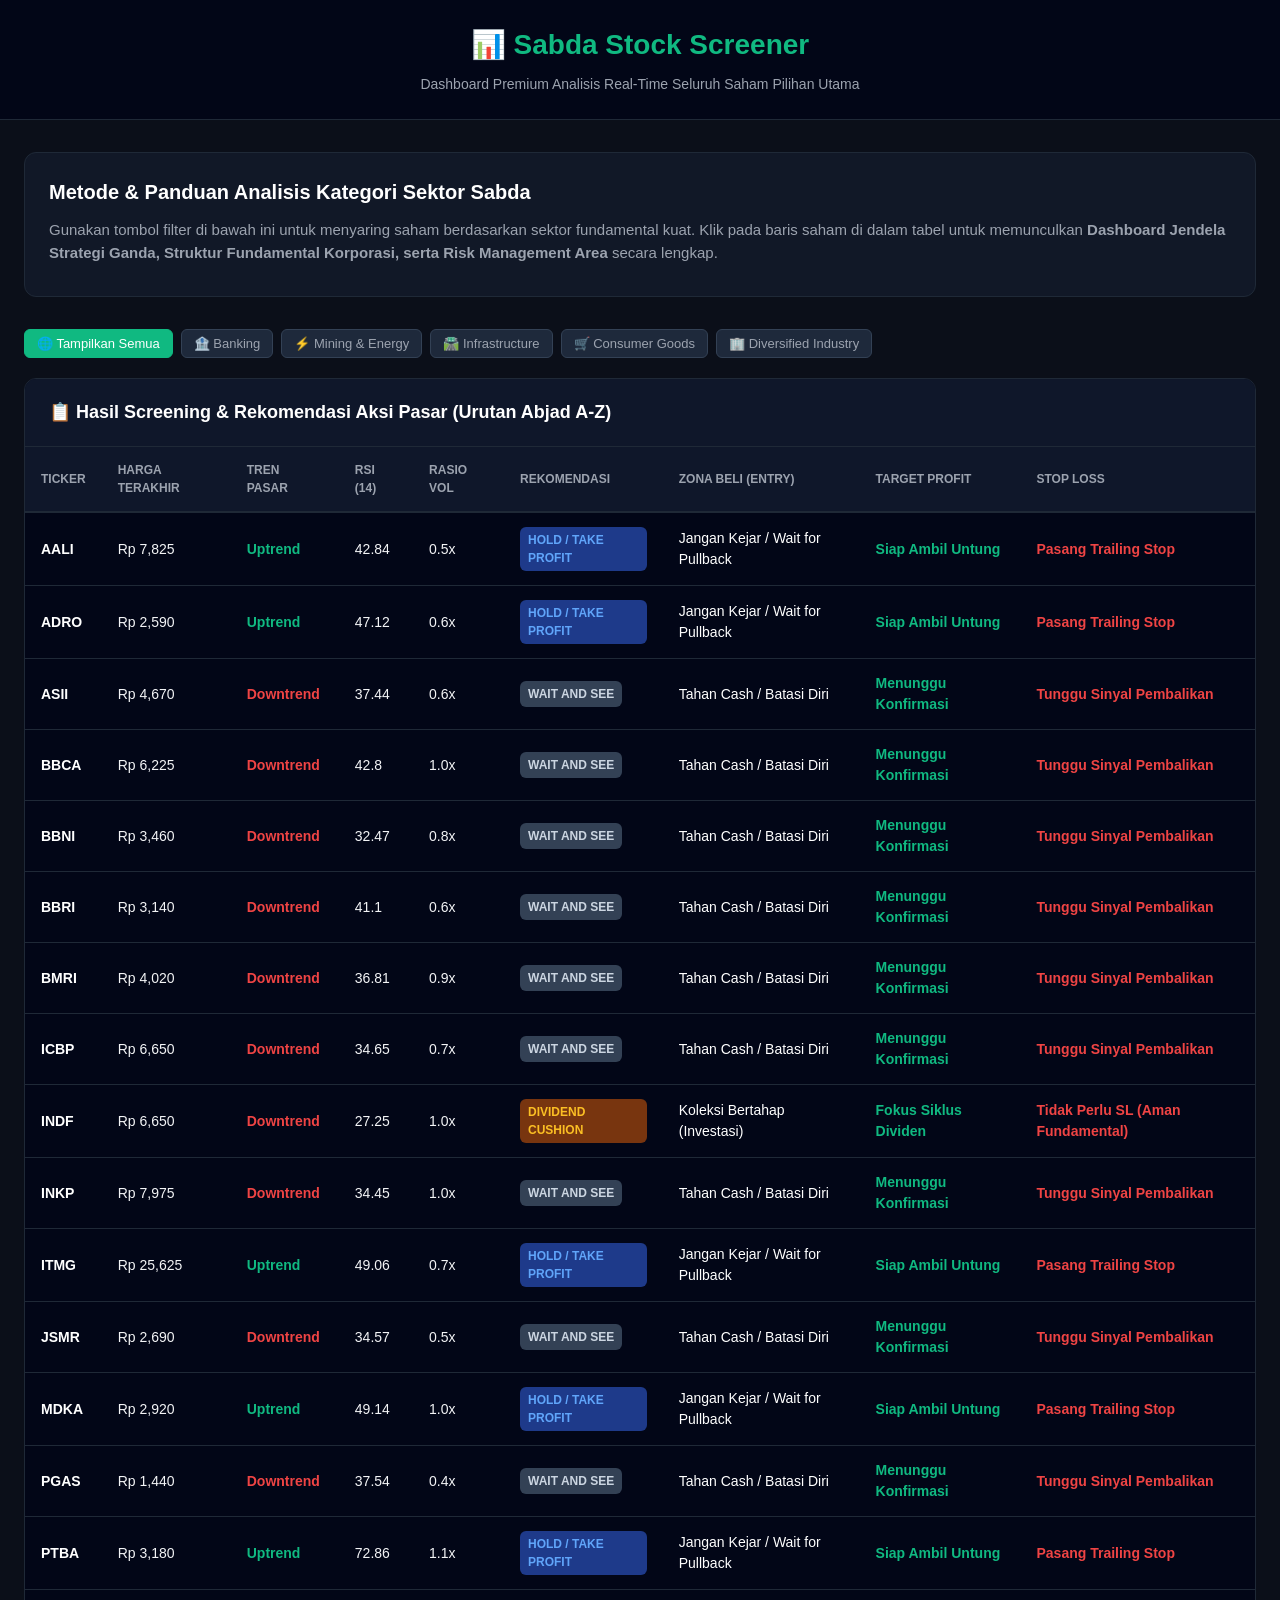
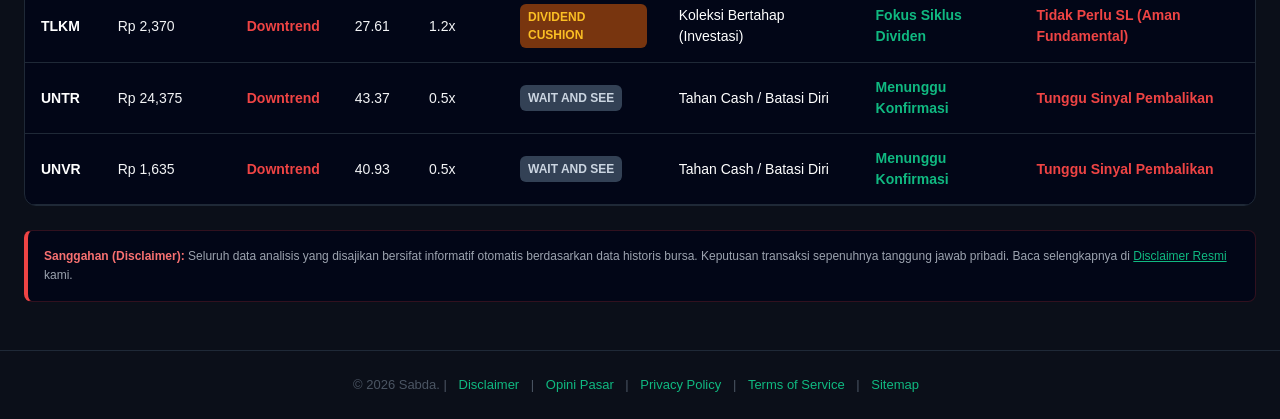
<file: index.html>
<!DOCTYPE html>
<html lang="id">
<head>
    <meta charset="UTF-8">
    <meta name="viewport" content="width=device-width, initial-scale=1.0">
    <title>Analisa Real-Time Saham Pilihan | Sabda Stock Screener</title>
    <meta name="description" content="Dashboard pantauan menyeluruh pergerakan saham pilihan berdasarkan sektor dengan algoritma premium Sabda.">
    <link rel="canonical" href="https://vercel.app/">
    <link rel="stylesheet" href="assets/style.css">
    <style>
        .filter-container { display: flex; flex-wrap: wrap; gap: 8px; margin-bottom: 20px; }
        .btn-filter { background-color: #1e293b; color: #9ca3af; border: 1px solid #334155; padding: 6px 12px; border-radius: 6px; cursor: pointer; font-size: 13px; font-weight: 500; transition: all 0.2s; }
        .btn-filter.active, .btn-filter:hover { background-color: #10b981; color: #ffffff; border-color: #10b981; }
        
        /* DESAIN JENDELA POPUP MODAL DESKTOP RAKSASA YANG LUAS */
        .modal-box { max-width: 900px !important; width: 95%; padding: 28px !important; background-color: #0b111e; border: 1px solid #2d3748; border-radius: 20px; box-shadow: 0 25px 50px -12px rgba(0,0,0,0.7); max-height: 95vh; overflow-y: auto; }
        .action-plan-container { background-color: #111827; border: 1px solid #1f2937; border-radius: 12px; padding: 18px; margin-top: 16px; }
        .action-plan-title { font-size: 14px; font-weight: 700; color: #10b981; text-transform: uppercase; margin-bottom: 12px; border-bottom: 1px solid #1f2937; padding-bottom: 6px; letter-spacing: 0.5px; }
        .action-grid { display: grid; grid-template-columns: 1fr 1fr; gap: 16px; }
        .action-box { background-color: #0f172a; border: 1px solid #1f2937; border-radius: 8px; padding: 14px; }
        .action-box h5 { font-size: 13px; font-weight: bold; color: #ffffff; margin-bottom: 6px; display: flex; align-items: center; gap: 6px; }
        .action-box p { font-size: 13px; color: #9ca3af; line-height: 1.5; margin: 0; }
        
        /* ADAPTASI RESPONSIF UNTUK TAMPILAN HP AGAR NYAMAN DAN PAS */
        @media (max-width: 768px) {
            .modal-box { padding: 18px !important; }
            .action-grid { grid-template-columns: 1fr; gap: 12px; }
        }
    </style>
</head>
<body>
    <header>
        <h1>📊 Sabda Stock Screener</h1>
        <p>Dashboard Premium Analisis Real-Time Seluruh Saham Pilihan Utama</p>
    </header>
    <main>
        
        
        <article class="seo-intro" style="margin-top:20px;">
            <h2>Metode & Panduan Analisis Kategori Sektor Sabda</h2>
            <p>Gunakan tombol filter di bawah ini untuk menyaring saham berdasarkan sektor fundamental kuat. Klik pada baris saham di dalam tabel untuk memunculkan <strong>Dashboard Jendela Strategi Ganda, Struktur Fundamental Korporasi, serta Risk Management Area</strong> secara lengkap.</p>
        </article>

        <div class="filter-container">
            <button class="btn-filter active" onclick="filterSektor('ALL')">🌐 Tampilkan Semua</button>
            <button class="btn-filter" onclick="filterSektor('Banking')">🏦 Banking</button>
            <button class="btn-filter" onclick="filterSektor('Mining & Energy')">⚡ Mining & Energy</button>
            <button class="btn-filter" onclick="filterSektor('Infrastructure')">🛣️ Infrastructure</button>
            <button class="btn-filter" onclick="filterSektor('Consumer Goods')">🛒 Consumer Goods</button>
            <button class="btn-filter" onclick="filterSektor('Diversified Industry')">🏢 Diversified Industry</button>
        </div>

        

        <section class="card">
            <div class="card-header"><h3>📋 Hasil Screening & Rekomendasi Aksi Pasar (Urutan Abjad A-Z)</h3></div>
            <div class="table-container">
                <table>
                    <thead>
                        <tr>
                            <th>Ticker</th><th>Harga Terakhir</th><th>Tren Pasar</th><th>RSI (14)</th><th>Rasio Vol</th><th>Rekomendasi</th><th>Zona Beli (Entry)</th><th>Target Profit</th><th>Stop Loss</th>
                        </tr>
                    </thead>
                    <tbody><tr data-ticker="AALI" data-company="PT Astra Agro Lestari Tbk" data-sektor="Diversified Industry"
            data-price="Rp 7,825" data-action="HOLD / TAKE PROFIT" data-badge="bg-hold"
            data-roe="8.1" data-per="8.1" data-mcap="15.1 Triliun"
            data-rsi="42.84" data-volatilitas="35.4% (Tinggi)" data-liquidity="Tinggi"
            data-entry="Jangan Kejar / Wait for Pullback" data-target="Siap Ambil Untung" data-sl="Pasang Trailing Stop"
            data-planbelum="<strong>DILARANG MASUK (FOMO)!</strong> Harga sudah terlalu tinggi dan jenuh beli. Tunggu hingga terjadi koreksi sehat (Pullback)." data-plansudah="Siap-siap amankan keuntungan Anda. Pasang pengaman batas *trailing stop* ketat harian agar profit tidak amblas kembali.">
            <td class="txt-ticker">AALI</td><td style="font-weight: 500;">Rp 7,825</td>
            <td style="color: #10b981; font-weight: 600;">Uptrend</td>
            <td>42.84</td><td>0.5x</td><td><span class="badge bg-hold">HOLD / TAKE PROFIT</span></td>
            <td style="color: #ffffff; font-weight: 500;">Jangan Kejar / Wait for Pullback</td><td style="color: #10b981; font-weight: 600;">Siap Ambil Untung</td><td style="color: #ef4444; font-weight: 600;">Pasang Trailing Stop</td>
        </tr><tr data-ticker="ADRO" data-company="PT Alamtri Resources Indonesia Tbk" data-sektor="Mining & Energy"
            data-price="Rp 2,590" data-action="HOLD / TAKE PROFIT" data-badge="bg-hold"
            data-roe="12.3" data-per="7.2" data-mcap="74.6 Triliun"
            data-rsi="47.12" data-volatilitas="26.6% (Tinggi)" data-liquidity="Sangat Tinggi"
            data-entry="Jangan Kejar / Wait for Pullback" data-target="Siap Ambil Untung" data-sl="Pasang Trailing Stop"
            data-planbelum="<strong>DILARANG MASUK (FOMO)!</strong> Harga sudah terlalu tinggi dan jenuh beli. Tunggu hingga terjadi koreksi sehat (Pullback)." data-plansudah="Siap-siap amankan keuntungan Anda. Pasang pengaman batas *trailing stop* ketat harian agar profit tidak amblas kembali.">
            <td class="txt-ticker">ADRO</td><td style="font-weight: 500;">Rp 2,590</td>
            <td style="color: #10b981; font-weight: 600;">Uptrend</td>
            <td>47.12</td><td>0.6x</td><td><span class="badge bg-hold">HOLD / TAKE PROFIT</span></td>
            <td style="color: #ffffff; font-weight: 500;">Jangan Kejar / Wait for Pullback</td><td style="color: #10b981; font-weight: 600;">Siap Ambil Untung</td><td style="color: #ef4444; font-weight: 600;">Pasang Trailing Stop</td>
        </tr><tr data-ticker="ASII" data-company="PT Astra International Tbk" data-sektor="Diversified Industry"
            data-price="Rp 4,670" data-action="WAIT AND SEE" data-badge="bg-avoid"
            data-roe="12.0" data-per="6.3" data-mcap="186.4 Triliun"
            data-rsi="37.44" data-volatilitas="26.7% (Tinggi)" data-liquidity="Sangat Tinggi"
            data-entry="Tahan Cash / Batasi Diri" data-target="Menunggu Konfirmasi" data-sl="Tunggu Sinyal Pembalikan"
            data-planbelum="<strong>JANGAN MENYENTUH SAHAM INI!</strong> Tren jangka menengah sedang runtuh di bawah garis MA50. Amankan cash Anda." data-plansudah="Struktur harga patah. Jika posisi floating loss masih dangkal, pertimbangkan batasi risiko. Jika dalam, amankan cash tersisa dan jangan tambah muatan.">
            <td class="txt-ticker">ASII</td><td style="font-weight: 500;">Rp 4,670</td>
            <td style="color: #ef4444; font-weight: 600;">Downtrend</td>
            <td>37.44</td><td>0.6x</td><td><span class="badge bg-avoid">WAIT AND SEE</span></td>
            <td style="color: #ffffff; font-weight: 500;">Tahan Cash / Batasi Diri</td><td style="color: #10b981; font-weight: 600;">Menunggu Konfirmasi</td><td style="color: #ef4444; font-weight: 600;">Tunggu Sinyal Pembalikan</td>
        </tr><tr data-ticker="BBCA" data-company="PT Bank Central Asia Tbk" data-sektor="Banking"
            data-price="Rp 6,225" data-action="WAIT AND SEE" data-badge="bg-avoid"
            data-roe="21.8" data-per="13.2" data-mcap="764.7 Triliun"
            data-rsi="42.8" data-volatilitas="22.3% (Standar)" data-liquidity="Sangat Tinggi"
            data-entry="Tahan Cash / Batasi Diri" data-target="Menunggu Konfirmasi" data-sl="Tunggu Sinyal Pembalikan"
            data-planbelum="<strong>JANGAN MENYENTUH SAHAM INI!</strong> Tren jangka menengah sedang runtuh di bawah garis MA50. Amankan cash Anda." data-plansudah="Struktur harga patah. Jika posisi floating loss masih dangkal, pertimbangkan batasi risiko. Jika dalam, amankan cash tersisa dan jangan tambah muatan.">
            <td class="txt-ticker">BBCA</td><td style="font-weight: 500;">Rp 6,225</td>
            <td style="color: #ef4444; font-weight: 600;">Downtrend</td>
            <td>42.8</td><td>1.0x</td><td><span class="badge bg-avoid">WAIT AND SEE</span></td>
            <td style="color: #ffffff; font-weight: 500;">Tahan Cash / Batasi Diri</td><td style="color: #10b981; font-weight: 600;">Menunggu Konfirmasi</td><td style="color: #ef4444; font-weight: 600;">Tunggu Sinyal Pembalikan</td>
        </tr><tr data-ticker="BBNI" data-company="PT Bank Negara Indonesia (Persero) Tbk" data-sektor="Banking"
            data-price="Rp 3,460" data-action="WAIT AND SEE" data-badge="bg-avoid"
            data-roe="12.4" data-per="6.2" data-mcap="128.9 Triliun"
            data-rsi="32.47" data-volatilitas="22.2% (Standar)" data-liquidity="Sangat Tinggi"
            data-entry="Tahan Cash / Batasi Diri" data-target="Menunggu Konfirmasi" data-sl="Tunggu Sinyal Pembalikan"
            data-planbelum="<strong>JANGAN MENYENTUH SAHAM INI!</strong> Tren jangka menengah sedang runtuh di bawah garis MA50. Amankan cash Anda." data-plansudah="Struktur harga patah. Jika posisi floating loss masih dangkal, pertimbangkan batasi risiko. Jika dalam, amankan cash tersisa dan jangan tambah muatan.">
            <td class="txt-ticker">BBNI</td><td style="font-weight: 500;">Rp 3,460</td>
            <td style="color: #ef4444; font-weight: 600;">Downtrend</td>
            <td>32.47</td><td>0.8x</td><td><span class="badge bg-avoid">WAIT AND SEE</span></td>
            <td style="color: #ffffff; font-weight: 500;">Tahan Cash / Batasi Diri</td><td style="color: #10b981; font-weight: 600;">Menunggu Konfirmasi</td><td style="color: #ef4444; font-weight: 600;">Tunggu Sinyal Pembalikan</td>
        </tr><tr data-ticker="BBRI" data-company="PT Bank Rakyat Indonesia (Persero) Tbk" data-sektor="Banking"
            data-price="Rp 3,140" data-action="WAIT AND SEE" data-badge="bg-avoid"
            data-roe="19.0" data-per="7.7" data-mcap="473.1 Triliun"
            data-rsi="41.1" data-volatilitas="29.8% (Tinggi)" data-liquidity="Sangat Tinggi"
            data-entry="Tahan Cash / Batasi Diri" data-target="Menunggu Konfirmasi" data-sl="Tunggu Sinyal Pembalikan"
            data-planbelum="<strong>JANGAN MENYENTUH SAHAM INI!</strong> Tren jangka menengah sedang runtuh di bawah garis MA50. Amankan cash Anda." data-plansudah="Struktur harga patah. Jika posisi floating loss masih dangkal, pertimbangkan batasi risiko. Jika dalam, amankan cash tersisa dan jangan tambah muatan.">
            <td class="txt-ticker">BBRI</td><td style="font-weight: 500;">Rp 3,140</td>
            <td style="color: #ef4444; font-weight: 600;">Downtrend</td>
            <td>41.1</td><td>0.6x</td><td><span class="badge bg-avoid">WAIT AND SEE</span></td>
            <td style="color: #ffffff; font-weight: 500;">Tahan Cash / Batasi Diri</td><td style="color: #10b981; font-weight: 600;">Menunggu Konfirmasi</td><td style="color: #ef4444; font-weight: 600;">Tunggu Sinyal Pembalikan</td>
        </tr><tr data-ticker="BMRI" data-company="PT Bank Mandiri (Persero) Tbk" data-sektor="Banking"
            data-price="Rp 4,020" data-action="WAIT AND SEE" data-badge="bg-avoid"
            data-roe="22.4" data-per="6.0" data-mcap="373.8 Triliun"
            data-rsi="36.81" data-volatilitas="24.3% (Standar)" data-liquidity="Sangat Tinggi"
            data-entry="Tahan Cash / Batasi Diri" data-target="Menunggu Konfirmasi" data-sl="Tunggu Sinyal Pembalikan"
            data-planbelum="<strong>JANGAN MENYENTUH SAHAM INI!</strong> Tren jangka menengah sedang runtuh di bawah garis MA50. Amankan cash Anda." data-plansudah="Struktur harga patah. Jika posisi floating loss masih dangkal, pertimbangkan batasi risiko. Jika dalam, amankan cash tersisa dan jangan tambah muatan.">
            <td class="txt-ticker">BMRI</td><td style="font-weight: 500;">Rp 4,020</td>
            <td style="color: #ef4444; font-weight: 600;">Downtrend</td>
            <td>36.81</td><td>0.9x</td><td><span class="badge bg-avoid">WAIT AND SEE</span></td>
            <td style="color: #ffffff; font-weight: 500;">Tahan Cash / Batasi Diri</td><td style="color: #10b981; font-weight: 600;">Menunggu Konfirmasi</td><td style="color: #ef4444; font-weight: 600;">Tunggu Sinyal Pembalikan</td>
        </tr><tr data-ticker="ICBP" data-company="PT Indofood CBP Sukses Makmur Tbk" data-sektor="Consumer Goods"
            data-price="Rp 6,650" data-action="WAIT AND SEE" data-badge="bg-avoid"
            data-roe="12.6" data-per="10.5" data-mcap="77.6 Triliun"
            data-rsi="34.65" data-volatilitas="28.3% (Tinggi)" data-liquidity="Tinggi"
            data-entry="Tahan Cash / Batasi Diri" data-target="Menunggu Konfirmasi" data-sl="Tunggu Sinyal Pembalikan"
            data-planbelum="<strong>JANGAN MENYENTUH SAHAM INI!</strong> Tren jangka menengah sedang runtuh di bawah garis MA50. Amankan cash Anda." data-plansudah="Struktur harga patah. Jika posisi floating loss masih dangkal, pertimbangkan batasi risiko. Jika dalam, amankan cash tersisa dan jangan tambah muatan.">
            <td class="txt-ticker">ICBP</td><td style="font-weight: 500;">Rp 6,650</td>
            <td style="color: #ef4444; font-weight: 600;">Downtrend</td>
            <td>34.65</td><td>0.7x</td><td><span class="badge bg-avoid">WAIT AND SEE</span></td>
            <td style="color: #ffffff; font-weight: 500;">Tahan Cash / Batasi Diri</td><td style="color: #10b981; font-weight: 600;">Menunggu Konfirmasi</td><td style="color: #ef4444; font-weight: 600;">Tunggu Sinyal Pembalikan</td>
        </tr><tr data-ticker="INDF" data-company="PT Indofood Sukses Makmur Tbk" data-sektor="Consumer Goods"
            data-price="Rp 6,650" data-action="DIVIDEND CUSHION" data-badge="bg-bow"
            data-roe="12.1" data-per="6.1" data-mcap="58.4 Triliun"
            data-rsi="27.25" data-volatilitas="23.3% (Standar)" data-liquidity="Tinggi"
            data-entry="Koleksi Bertahap (Investasi)" data-target="Fokus Siklus Dividen" data-sl="Tidak Perlu SL (Aman Fundamental)"
            data-planbelum="Emiten fundamental kuat ini sudah terlalu murah secara siklus. Sangat cocok dibeli untuk tujuan tabungan investasi dividen tahunan." data-plansudah="Tidak perlu panik cut-loss berdarah. Fundamental perusahaan sangat sehat; tahan posisi untuk menikmati bagi-hasil dividennya.">
            <td class="txt-ticker">INDF</td><td style="font-weight: 500;">Rp 6,650</td>
            <td style="color: #ef4444; font-weight: 600;">Downtrend</td>
            <td>27.25</td><td>1.0x</td><td><span class="badge bg-bow">DIVIDEND CUSHION</span></td>
            <td style="color: #ffffff; font-weight: 500;">Koleksi Bertahap (Investasi)</td><td style="color: #10b981; font-weight: 600;">Fokus Siklus Dividen</td><td style="color: #ef4444; font-weight: 600;">Tidak Perlu SL (Aman Fundamental)</td>
        </tr><tr data-ticker="INKP" data-company="PT Indah Kiat Pulp & Paper Tbk" data-sektor="Diversified Industry"
            data-price="Rp 7,975" data-action="WAIT AND SEE" data-badge="bg-avoid"
            data-roe="9.6" data-per="3.7" data-mcap="43.6 Triliun"
            data-rsi="34.45" data-volatilitas="33.9% (Tinggi)" data-liquidity="Tinggi"
            data-entry="Tahan Cash / Batasi Diri" data-target="Menunggu Konfirmasi" data-sl="Tunggu Sinyal Pembalikan"
            data-planbelum="<strong>JANGAN MENYENTUH SAHAM INI!</strong> Tren jangka menengah sedang runtuh di bawah garis MA50. Amankan cash Anda." data-plansudah="Struktur harga patah. Jika posisi floating loss masih dangkal, pertimbangkan batasi risiko. Jika dalam, amankan cash tersisa dan jangan tambah muatan.">
            <td class="txt-ticker">INKP</td><td style="font-weight: 500;">Rp 7,975</td>
            <td style="color: #ef4444; font-weight: 600;">Downtrend</td>
            <td>34.45</td><td>1.0x</td><td><span class="badge bg-avoid">WAIT AND SEE</span></td>
            <td style="color: #ffffff; font-weight: 500;">Tahan Cash / Batasi Diri</td><td style="color: #10b981; font-weight: 600;">Menunggu Konfirmasi</td><td style="color: #ef4444; font-weight: 600;">Tunggu Sinyal Pembalikan</td>
        </tr><tr data-ticker="ITMG" data-company="PT Indo Tambangraya Megah Tbk" data-sektor="Mining & Energy"
            data-price="Rp 25,625" data-action="HOLD / TAKE PROFIT" data-badge="bg-hold"
            data-roe="11.1" data-per="7.6" data-mcap="28.6 Triliun"
            data-rsi="49.06" data-volatilitas="19.0% (Standar)" data-liquidity="Tinggi"
            data-entry="Jangan Kejar / Wait for Pullback" data-target="Siap Ambil Untung" data-sl="Pasang Trailing Stop"
            data-planbelum="<strong>DILARANG MASUK (FOMO)!</strong> Harga sudah terlalu tinggi dan jenuh beli. Tunggu hingga terjadi koreksi sehat (Pullback)." data-plansudah="Siap-siap amankan keuntungan Anda. Pasang pengaman batas *trailing stop* ketat harian agar profit tidak amblas kembali.">
            <td class="txt-ticker">ITMG</td><td style="font-weight: 500;">Rp 25,625</td>
            <td style="color: #10b981; font-weight: 600;">Uptrend</td>
            <td>49.06</td><td>0.7x</td><td><span class="badge bg-hold">HOLD / TAKE PROFIT</span></td>
            <td style="color: #ffffff; font-weight: 500;">Jangan Kejar / Wait for Pullback</td><td style="color: #10b981; font-weight: 600;">Siap Ambil Untung</td><td style="color: #ef4444; font-weight: 600;">Pasang Trailing Stop</td>
        </tr><tr data-ticker="JSMR" data-company="PT Jasa Marga (Persero) Tbk" data-sektor="Infrastructure"
            data-price="Rp 2,690" data-action="WAIT AND SEE" data-badge="bg-avoid"
            data-roe="8.2" data-per="5.3" data-mcap="19.5 Triliun"
            data-rsi="34.57" data-volatilitas="21.2% (Standar)" data-liquidity="Tinggi"
            data-entry="Tahan Cash / Batasi Diri" data-target="Menunggu Konfirmasi" data-sl="Tunggu Sinyal Pembalikan"
            data-planbelum="<strong>JANGAN MENYENTUH SAHAM INI!</strong> Tren jangka menengah sedang runtuh di bawah garis MA50. Amankan cash Anda." data-plansudah="Struktur harga patah. Jika posisi floating loss masih dangkal, pertimbangkan batasi risiko. Jika dalam, amankan cash tersisa dan jangan tambah muatan.">
            <td class="txt-ticker">JSMR</td><td style="font-weight: 500;">Rp 2,690</td>
            <td style="color: #ef4444; font-weight: 600;">Downtrend</td>
            <td>34.57</td><td>0.5x</td><td><span class="badge bg-avoid">WAIT AND SEE</span></td>
            <td style="color: #ffffff; font-weight: 500;">Tahan Cash / Batasi Diri</td><td style="color: #10b981; font-weight: 600;">Menunggu Konfirmasi</td><td style="color: #ef4444; font-weight: 600;">Tunggu Sinyal Pembalikan</td>
        </tr><tr data-ticker="MDKA" data-company="PT Merdeka Copper Gold Tbk" data-sektor="Diversified Industry"
            data-price="Rp 2,920" data-action="HOLD / TAKE PROFIT" data-badge="bg-hold"
            data-roe="7.5" data-per="1587.0" data-mcap="71.3 Triliun"
            data-rsi="49.14" data-volatilitas="54.4% (Tinggi)" data-liquidity="Sangat Tinggi"
            data-entry="Jangan Kejar / Wait for Pullback" data-target="Siap Ambil Untung" data-sl="Pasang Trailing Stop"
            data-planbelum="<strong>DILARANG MASUK (FOMO)!</strong> Harga sudah terlalu tinggi dan jenuh beli. Tunggu hingga terjadi koreksi sehat (Pullback)." data-plansudah="Siap-siap amankan keuntungan Anda. Pasang pengaman batas *trailing stop* ketat harian agar profit tidak amblas kembali.">
            <td class="txt-ticker">MDKA</td><td style="font-weight: 500;">Rp 2,920</td>
            <td style="color: #10b981; font-weight: 600;">Uptrend</td>
            <td>49.14</td><td>1.0x</td><td><span class="badge bg-hold">HOLD / TAKE PROFIT</span></td>
            <td style="color: #ffffff; font-weight: 500;">Jangan Kejar / Wait for Pullback</td><td style="color: #10b981; font-weight: 600;">Siap Ambil Untung</td><td style="color: #ef4444; font-weight: 600;">Pasang Trailing Stop</td>
        </tr><tr data-ticker="PGAS" data-company="PT Perusahaan Gas Negara (Persero) Tbk" data-sektor="Infrastructure"
            data-price="Rp 1,440" data-action="WAIT AND SEE" data-badge="bg-avoid"
            data-roe="10.1" data-per="8.0" data-mcap="34.9 Triliun"
            data-rsi="37.54" data-volatilitas="21.4% (Standar)" data-liquidity="Tinggi"
            data-entry="Tahan Cash / Batasi Diri" data-target="Menunggu Konfirmasi" data-sl="Tunggu Sinyal Pembalikan"
            data-planbelum="<strong>JANGAN MENYENTUH SAHAM INI!</strong> Tren jangka menengah sedang runtuh di bawah garis MA50. Amankan cash Anda." data-plansudah="Struktur harga patah. Jika posisi floating loss masih dangkal, pertimbangkan batasi risiko. Jika dalam, amankan cash tersisa dan jangan tambah muatan.">
            <td class="txt-ticker">PGAS</td><td style="font-weight: 500;">Rp 1,440</td>
            <td style="color: #ef4444; font-weight: 600;">Downtrend</td>
            <td>37.54</td><td>0.4x</td><td><span class="badge bg-avoid">WAIT AND SEE</span></td>
            <td style="color: #ffffff; font-weight: 500;">Tahan Cash / Batasi Diri</td><td style="color: #10b981; font-weight: 600;">Menunggu Konfirmasi</td><td style="color: #ef4444; font-weight: 600;">Tunggu Sinyal Pembalikan</td>
        </tr><tr data-ticker="PTBA" data-company="PT Bukit Asam (Persero) Tbk" data-sektor="Mining & Energy"
            data-price="Rp 3,180" data-action="HOLD / TAKE PROFIT" data-badge="bg-hold"
            data-roe="21.1" data-per="7.7" data-mcap="36.6 Triliun"
            data-rsi="72.86" data-volatilitas="38.9% (Tinggi)" data-liquidity="Sangat Tinggi"
            data-entry="Jangan Kejar / Wait for Pullback" data-target="Siap Ambil Untung" data-sl="Pasang Trailing Stop"
            data-planbelum="<strong>DILARANG MASUK (FOMO)!</strong> Harga sudah terlalu tinggi dan jenuh beli. Tunggu hingga terjadi koreksi sehat (Pullback)." data-plansudah="Siap-siap amankan keuntungan Anda. Pasang pengaman batas *trailing stop* ketat harian agar profit tidak amblas kembali.">
            <td class="txt-ticker">PTBA</td><td style="font-weight: 500;">Rp 3,180</td>
            <td style="color: #10b981; font-weight: 600;">Uptrend</td>
            <td>72.86</td><td>1.1x</td><td><span class="badge bg-hold">HOLD / TAKE PROFIT</span></td>
            <td style="color: #ffffff; font-weight: 500;">Jangan Kejar / Wait for Pullback</td><td style="color: #10b981; font-weight: 600;">Siap Ambil Untung</td><td style="color: #ef4444; font-weight: 600;">Pasang Trailing Stop</td>
        </tr><tr data-ticker="TLKM" data-company="Perusahaan Perseroan (Persero) PT Telekomunikasi Indonesia Tbk" data-sektor="Infrastructure"
            data-price="Rp 2,370" data-action="DIVIDEND CUSHION" data-badge="bg-bow"
            data-roe="17.7" data-per="13.3" data-mcap="233.6 Triliun"
            data-rsi="27.61" data-volatilitas="22.2% (Standar)" data-liquidity="Sangat Tinggi"
            data-entry="Koleksi Bertahap (Investasi)" data-target="Fokus Siklus Dividen" data-sl="Tidak Perlu SL (Aman Fundamental)"
            data-planbelum="Emiten fundamental kuat ini sudah terlalu murah secara siklus. Sangat cocok dibeli untuk tujuan tabungan investasi dividen tahunan." data-plansudah="Tidak perlu panik cut-loss berdarah. Fundamental perusahaan sangat sehat; tahan posisi untuk menikmati bagi-hasil dividennya.">
            <td class="txt-ticker">TLKM</td><td style="font-weight: 500;">Rp 2,370</td>
            <td style="color: #ef4444; font-weight: 600;">Downtrend</td>
            <td>27.61</td><td>1.2x</td><td><span class="badge bg-bow">DIVIDEND CUSHION</span></td>
            <td style="color: #ffffff; font-weight: 500;">Koleksi Bertahap (Investasi)</td><td style="color: #10b981; font-weight: 600;">Fokus Siklus Dividen</td><td style="color: #ef4444; font-weight: 600;">Tidak Perlu SL (Aman Fundamental)</td>
        </tr><tr data-ticker="UNTR" data-company="PT United Tractors Tbk" data-sektor="Diversified Industry"
            data-price="Rp 24,375" data-action="WAIT AND SEE" data-badge="bg-avoid"
            data-roe="7.4" data-per="11.5" data-mcap="85.1 Triliun"
            data-rsi="43.37" data-volatilitas="30.1% (Tinggi)" data-liquidity="Sangat Tinggi"
            data-entry="Tahan Cash / Batasi Diri" data-target="Menunggu Konfirmasi" data-sl="Tunggu Sinyal Pembalikan"
            data-planbelum="<strong>JANGAN MENYENTUH SAHAM INI!</strong> Tren jangka menengah sedang runtuh di bawah garis MA50. Amankan cash Anda." data-plansudah="Struktur harga patah. Jika posisi floating loss masih dangkal, pertimbangkan batasi risiko. Jika dalam, amankan cash tersisa dan jangan tambah muatan.">
            <td class="txt-ticker">UNTR</td><td style="font-weight: 500;">Rp 24,375</td>
            <td style="color: #ef4444; font-weight: 600;">Downtrend</td>
            <td>43.37</td><td>0.5x</td><td><span class="badge bg-avoid">WAIT AND SEE</span></td>
            <td style="color: #ffffff; font-weight: 500;">Tahan Cash / Batasi Diri</td><td style="color: #10b981; font-weight: 600;">Menunggu Konfirmasi</td><td style="color: #ef4444; font-weight: 600;">Tunggu Sinyal Pembalikan</td>
        </tr><tr data-ticker="UNVR" data-company="PT Unilever Indonesia Tbk" data-sektor="Consumer Goods"
            data-price="Rp 1,635" data-action="WAIT AND SEE" data-badge="bg-avoid"
            data-roe="133.4" data-per="16.7" data-mcap="62.1 Triliun"
            data-rsi="40.93" data-volatilitas="15.7% (Standar)" data-liquidity="Tinggi"
            data-entry="Tahan Cash / Batasi Diri" data-target="Menunggu Konfirmasi" data-sl="Tunggu Sinyal Pembalikan"
            data-planbelum="<strong>JANGAN MENYENTUH SAHAM INI!</strong> Tren jangka menengah sedang runtuh di bawah garis MA50. Amankan cash Anda." data-plansudah="Struktur harga patah. Jika posisi floating loss masih dangkal, pertimbangkan batasi risiko. Jika dalam, amankan cash tersisa dan jangan tambah muatan.">
            <td class="txt-ticker">UNVR</td><td style="font-weight: 500;">Rp 1,635</td>
            <td style="color: #ef4444; font-weight: 600;">Downtrend</td>
            <td>40.93</td><td>0.5x</td><td><span class="badge bg-avoid">WAIT AND SEE</span></td>
            <td style="color: #ffffff; font-weight: 500;">Tahan Cash / Batasi Diri</td><td style="color: #10b981; font-weight: 600;">Menunggu Konfirmasi</td><td style="color: #ef4444; font-weight: 600;">Tunggu Sinyal Pembalikan</td>
        </tr></tbody>
                </table>
            </div>
        </section>

        <article class="main-disclaimer">
            <strong>Sanggahan (Disclaimer):</strong> Seluruh data analisis yang disajikan bersifat informatif otomatis berdasarkan data historis bursa. Keputusan transaksi sepenuhnya tanggung jawab pribadi. Baca selengkapnya di <a href="disclaimer.html" style="color:#10b981; text-decoration:underline;">Disclaimer Resmi</a> kami.
        </article>
        
    </main>

    <!-- POPUP MODAL BERGAYA JENDELA DESKTOP LUAS & HP COMFORT -->
    <div class="modal-overlay" id="modalOverlay">
        <div class="modal-box">
            <div class="modal-header-section">
                <div class="modal-brand-title">
                    <span class="modal-ticker-badge" id="popTicker"></span>
                    <span class="modal-company-name" id="popCompany"></span>
                </div>
                <button class="modal-close" id="modalClose">&times;</button>
            </div>
            <div class="pop-grid">
                <div class="pop-section">
                    <h4>✨ Ringkasan Strategi (Fundamental)</h4>
                    <div class="pop-row"><span>Return On Equity (ROE)</span><span class="val" id="popRoe"></span></div>
                    <div class="pop-row"><span>Valuasi P/E Ratio (PER)</span><span class="val" id="popPer"></span></div>
                    <div class="pop-row"><span>Kapitalisasi Pasar</span><span class="val" id="popMcap"></span></div>
                </div>
                <div class="pop-section">
                    <h4>📈 Kondisi Harga Saat Ini</h4>
                    <div class="pop-row"><span>Harga Terakhir</span><span class="val" id="popLastPrice"></span></div>
                    <div class="pop-row"><span>RSI Momentum</span><span class="val" id="popRsi"></span></div>
                    <div class="pop-row"><span>Volatilitas Pasar</span><span class="val" id="popVolatilitas"></span></div>
                    <div class="pop-row"><span>Tingkat Likuiditas</span><span class="val" id="popLiquidity"></span></div>
                </div>
            </div>
            <div class="pop-grid">
                <div class="pop-section">
                    <h4>🎯 Entry Area & Target Plan</h4>
                    <div class="pop-row"><span>Zona Beli (Entry)</span><span class="val" style="color:#ffffff;" id="popEntryArea"></span></div>
                    <div class="pop-row"><span>Target Profit (TP)</span><span class="val" style="color:#10b981;" id="popTargetProfit"></span></div>
                </div>
                <div class="pop-section">
                    <h4>🛡️ Manajemen Risiko</h4>
                    <div class="pop-row"><span>Batas Stop Loss (SL)</span><span class="val" style="color:#ef4444;" id="popStopLoss"></span></div>
                </div>
            </div>
            
            <!-- FITUR UTAMA BARU: JENDELA AKSI GANDA SEBELUM VS SESUDAH PUNYA SAHAM -->
            <div class="action-plan-container">
                <div class="action-plan-title">🎯 Panduan Taktis Eksekusi Portofolio</div>
                <div class="action-grid">
                    <div class="action-box">
                        <h5>⚪ Bagi yang Belum Punya Saham</h5>
                        <p id="popPlanBelum"></p>
                    </div>
                    <div class="action-box">
                        <h5>🔵 Bagi yang Sudah Memegang Saham</h5>
                        <p id="popPlanSudah"></p>
                    </div>
                </div>
            </div>

            <div class="pop-decision-box">
                <h4>Keputusan Strategi</h4>
                <div id="popBigAction"></div>
                <p class="pop-desc" id="popDesc"></p>
            </div>
        </div>
    </div>
    <footer class="footer">
        <p>&copy; 2026 Sabda. | <a href="disclaimer.html">Disclaimer</a> | <a href="opini.html">Opini Pasar</a> | <a href="privacy.html">Privacy Policy</a> | <a href="terms.html">Terms of Service</a> | <a href="sitemap.xml">Sitemap</a></p>
    </footer>
    
    <!-- AKTIVASI INTERAKTIF POPUP MODAL MULTI-KOLOM STRATEGI GANDA -->
    <script>
        document.addEventListener("DOMContentLoaded", function () {
            const tableRows = document.querySelectorAll("tbody tr");
            const overlay = document.getElementById("modalOverlay");
            const closeBtn = document.getElementById("modalClose");

            // Element target injeksi popup modal
            const popTicker = document.getElementById("popTicker");
            const popCompany = document.getElementById("popCompany");
            const popRoe = document.getElementById("popRoe");
            const popPer = document.getElementById("popPer");
            const popMcap = document.getElementById("popMcap");
            const popLastPrice = document.getElementById("popLastPrice");
            const popRsi = document.getElementById("popRsi");
            const popVolatilitas = document.getElementById("popVolatilitas");
            const popLiquidity = document.getElementById("popLiquidity");
            const popEntryArea = document.getElementById("popEntryArea");
            const popTargetProfit = document.getElementById("popTargetProfit");
            const popStopLoss = document.getElementById("popStopLoss");
            
            // Kolom baru strategi ganda
            const popPlanBelum = document.getElementById("popPlanBelum");
            const popPlanSudah = document.getElementById("popPlanSudah");
            
            const popBigAction = document.getElementById("popBigAction");

            // Fungsi klik baris tabel menyuntikkan data dinamis bursa
            tableRows.forEach(row => {
                row.addEventListener("click", function () {
                    popTicker.innerText = this.getAttribute("data-ticker");
                    popCompany.innerText = this.getAttribute("data-company");
                    popRoe.innerText = this.getAttribute("data-roe") + "%";
                    popPer.innerText = this.getAttribute("data-per") + "x";
                    popMcap.innerText = this.getAttribute("data-mcap");
                    popLastPrice.innerText = this.getAttribute("data-price");
                    popRsi.innerText = this.getAttribute("data-rsi");
                    popVolatilitas.innerText = this.getAttribute("data-volatilitas");
                    popLiquidity.innerText = this.getAttribute("data-liquidity");
                    popEntryArea.innerText = this.getAttribute("data-entry");
                    popTargetProfit.innerText = this.getAttribute("data-target");
                    popStopLoss.innerText = this.getAttribute("data-sl");
                    
                    // Suntik teks panduan aksi ganda penahan modal ritel harian
                    popPlanBelum.innerHTML = this.getAttribute("data-planbelum");
                    popPlanSudah.innerHTML = this.getAttribute("data-plansudah");

                    // Memproses gaya kelas badge status rekomendasi akhir
                    const rawAction = this.getAttribute("data-action");
                    const badgeClass = this.getAttribute("data-badge");
                    
                    popBigAction.className = "pop-big-action " + badgeClass;
                    popBigAction.innerText = rawAction;

                    // Membuka jendela popup modal secara smooth
                    overlay.classList.add("active");
                });
            });

            // Logika tombol tutup jendela popup
            closeBtn.addEventListener("click", function () {
                overlay.classList.remove("active");
            });

            overlay.addEventListener("click", function (e) {
                if (e.target === overlay) {
                    overlay.classList.remove("active");
                }
            });
        });

        // LOGIKA FILTER SEKTOR STATIS
        function filterSektor(sektorName) {
            const rows = document.querySelectorAll("tbody tr");
            const buttons = document.querySelectorAll(".btn-filter");
            
            buttons.forEach(btn => {
                if(btn.innerText.includes(sektorName) || (sektorName === 'ALL' && btn.innerText.includes('Tampilkan Semua'))) {
                    btn.classList.add("active");
                } else {
                    btn.classList.remove("active");
                }
            });

            rows.forEach(row => {
                const itemSektor = row.getAttribute("data-sektor");
                if (sektorName === "ALL" || itemSektor === sektorName) {
                    row.style.display = "";
                } else {
                    row.style.display = "none";
                }
            });
        }
    </script>
</body>
</html>
</file>
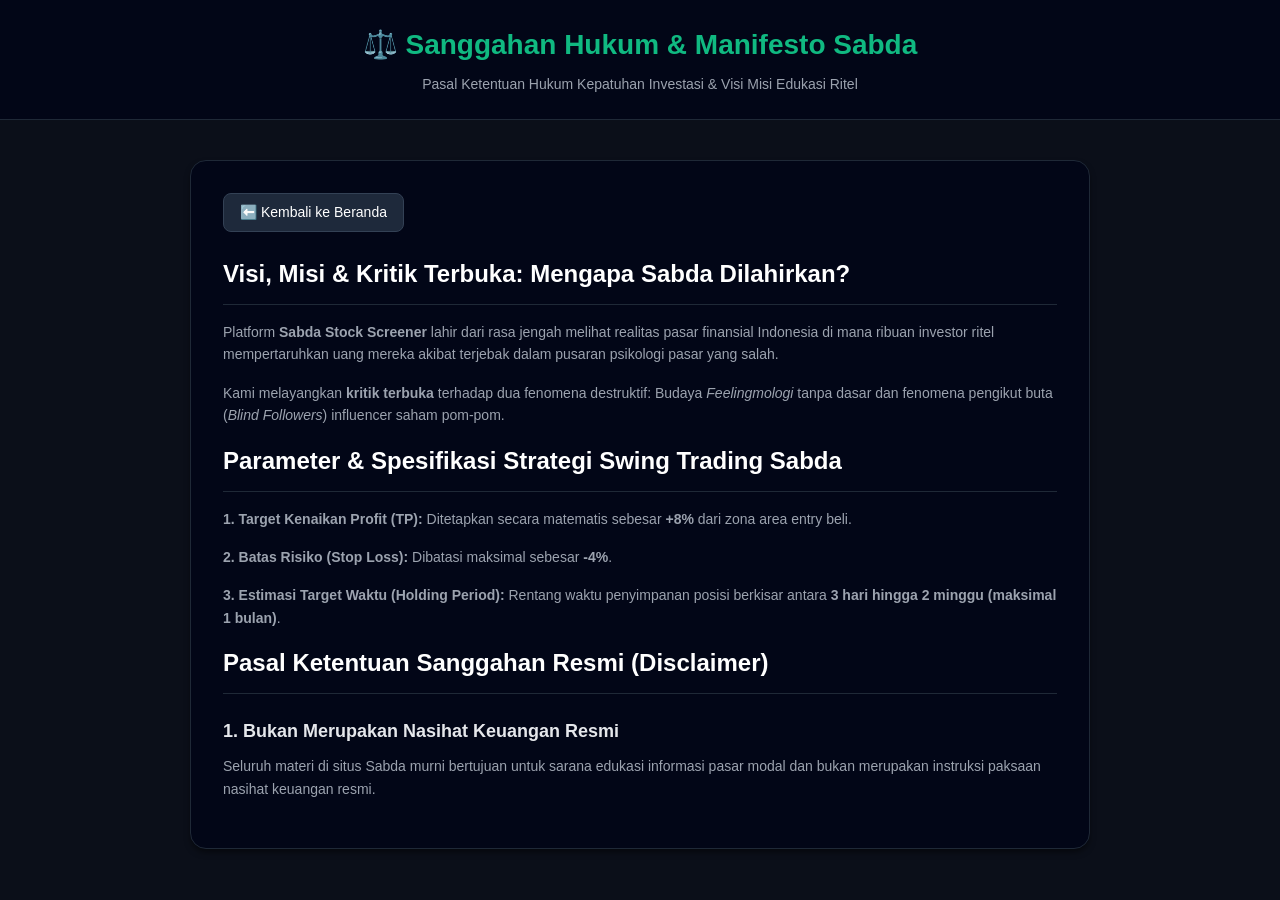
<file: disclaimer.html>
<!DOCTYPE html>
<html lang="id">
<head>
    <meta charset="UTF-8"><title>Sanggahan Hukum & Manifesto Kepatuhan Investasi | Sabda</title>
    <link rel="stylesheet" href="assets/style.css"><meta name="robots" content="index, follow">
</head>
<body>
    <header>
        <h1>⚖️ Sanggahan Hukum & Manifesto Sabda</h1>
        <p>Pasal Ketentuan Hukum Kepatuhan Investasi & Visi Misi Edukasi Ritel</p>
    </header>
    <main>
        <div class="legal-container">
            <a href="index.html" class="btn-back">⬅️ Kembali ke Beranda</a>
            <h2>Visi, Misi & Kritik Terbuka: Mengapa Sabda Dilahirkan?</h2>
            <p>Platform <strong>Sabda Stock Screener</strong> lahir dari rasa jengah melihat realitas pasar finansial Indonesia di mana ribuan investor ritel mempertaruhkan uang mereka akibat terjebak dalam pusaran psikologi pasar yang salah.</p>
            <p>Kami melayangkan <strong>kritik terbuka</strong> terhadap dua fenomena destruktif: Budaya <em>Feelingmologi</em> tanpa dasar dan fenomena pengikut buta (<em>Blind Followers</em>) influencer saham pom-pom.</p>
            
            <h2>Parameter & Spesifikasi Strategi Swing Trading Sabda</h2>
            <p><strong>1. Target Kenaikan Profit (TP):</strong> Ditetapkan secara matematis sebesar <strong>+8%</strong> dari zona area entry beli.</p>
            <p><strong>2. Batas Risiko (Stop Loss):</strong> Dibatasi maksimal sebesar <strong>-4%</strong>.</p>
            <p><strong>3. Estimasi Target Waktu (Holding Period):</strong> Rentang waktu penyimpanan posisi berkisar antara <strong>3 hari hingga 2 minggu (maksimal 1 bulan)</strong>.</p>
            
            <h2>Pasal Ketentuan Sanggahan Resmi (Disclaimer)</h2>
            <h3>1. Bukan Merupakan Nasihat Keuangan Resmi</h3>
            <p>Seluruh materi di situs Sabda murni bertujuan untuk sarana edukasi informasi pasar modal dan bukan merupakan instruksi paksaan nasihat keuangan resmi.</p>
        </div>
    </main>
</body>
</html>
</file>
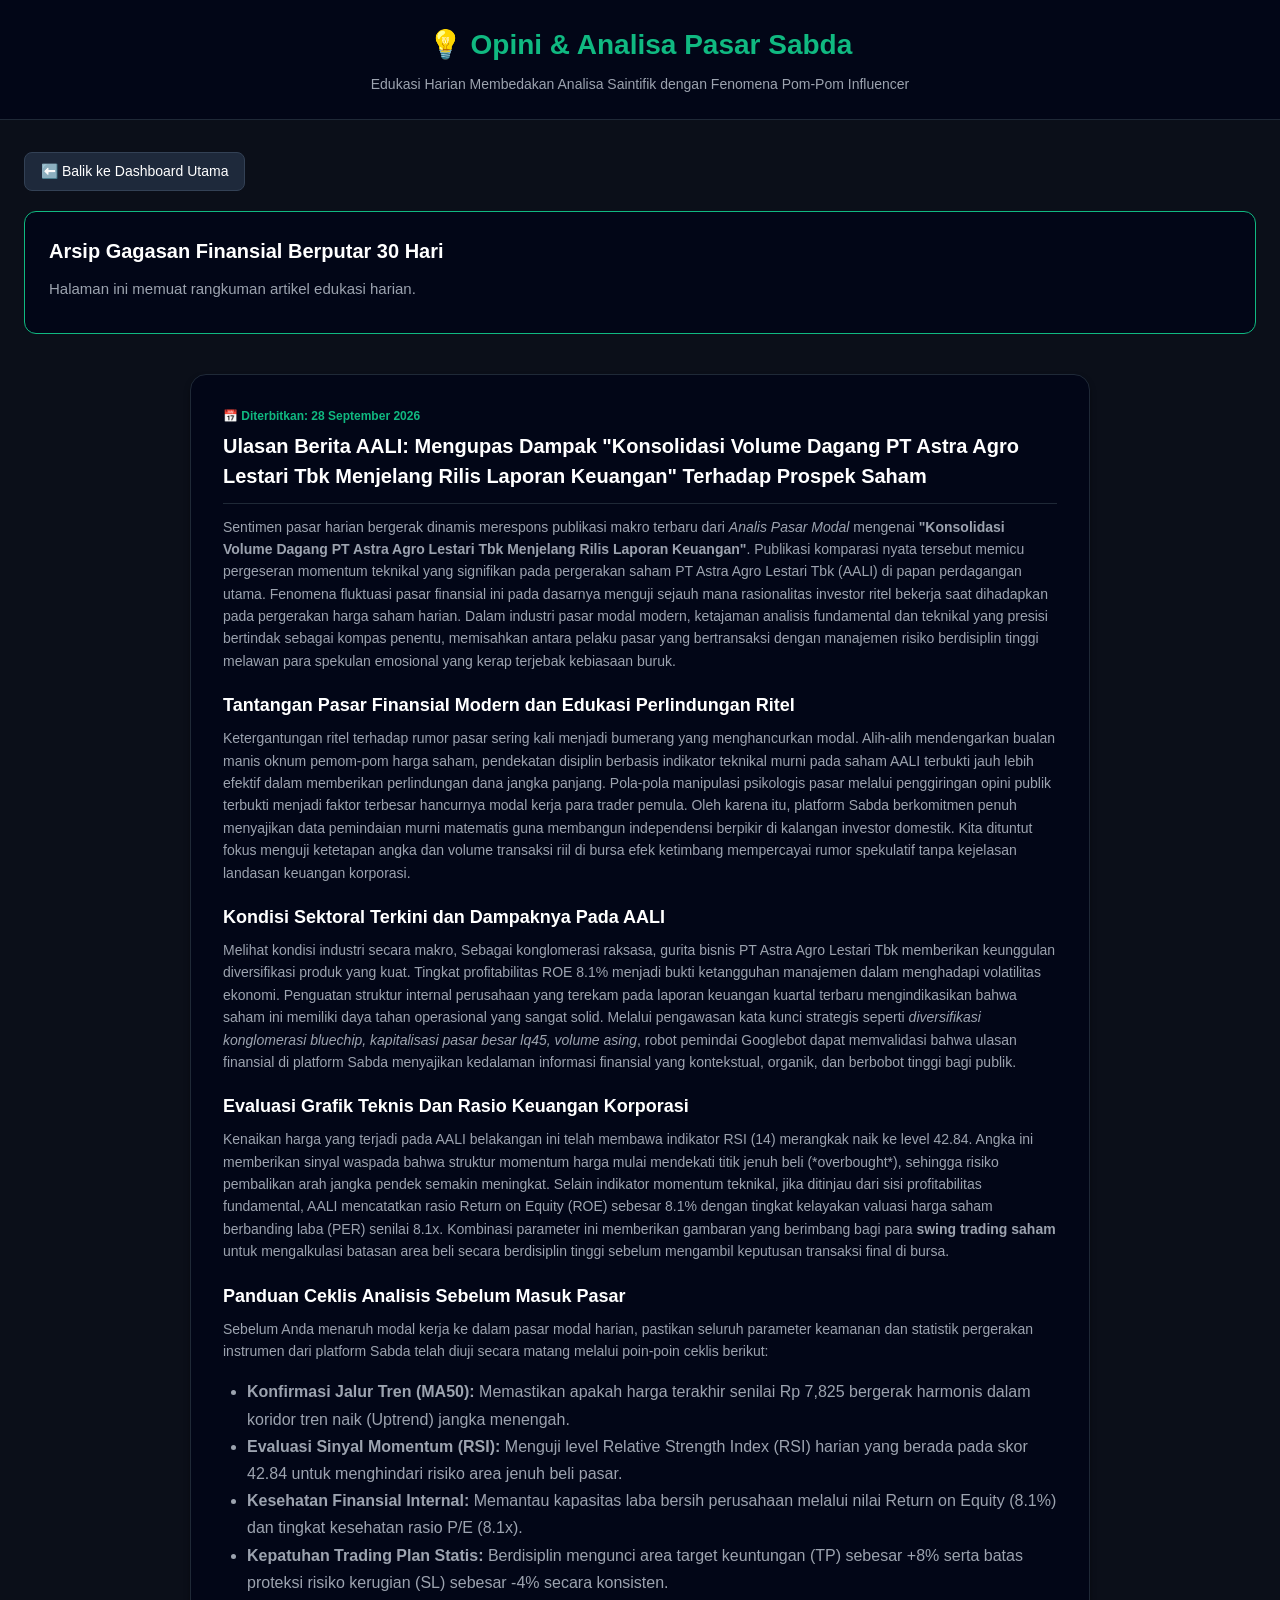
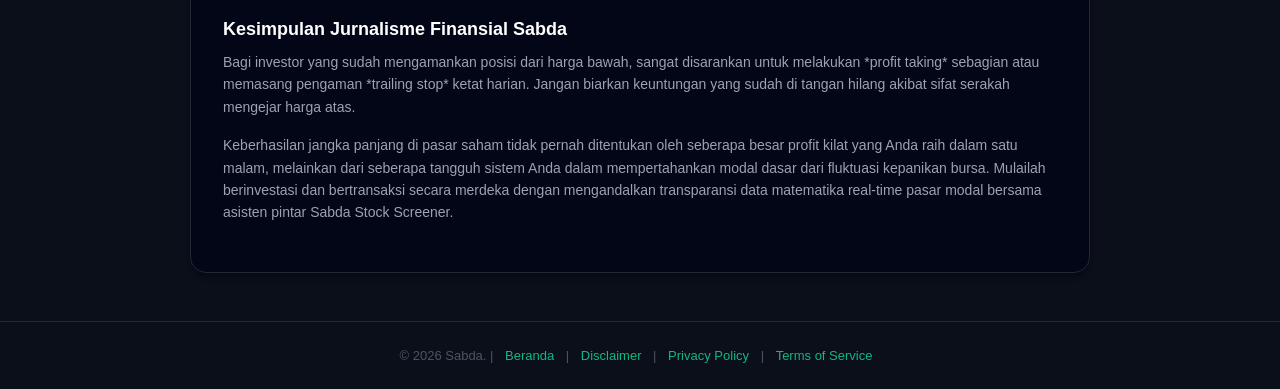
<file: opini.html>
<!DOCTYPE html>
<html lang="id">
<head>
    <meta charset="UTF-8">
    <meta name="viewport" content="width=device-width, initial-scale=1.0">
    <title>Opini & Analisa Pasar Saham Harian | Sabda Stock Screener</title>
    <meta name="description" content="Kumpulan artikel edukasi dan opini pergerakan bursa saham LQ45 harian berbasis komparasi data kecerdasan buatan Sabda.">
    <meta name="robots" content="index, follow">
    <link rel="stylesheet" href="assets/style.css">
</head>
<body>
    <header>
        <h1>💡 Opini & Analisa Pasar Sabda</h1>
        <p>Edukasi Harian Membedakan Analisa Saintifik dengan Fenomena Pom-Pom Influencer</p>
    </header>
    <main>
        

        <div style="margin-top:20px; margin-bottom:20px;">
            <a href="index.html" class="btn-back" style="margin-bottom:0;">⬅️ Balik ke Dashboard Utama</a>
        </div>

        <section class="seo-intro" style="background-color: #020617; border-color: #10b981;">
            <h2>Arsip Gagasan Finansial Berputar 30 Hari</h2>
            <p>Halaman ini memuat rangkuman artikel edukasi harian.</p>
        </section>

        

        <div style="margin-top: 24px;">
            <article class="legal-container" style="margin-bottom:24px; background-color:#020617;">
            <div style="font-size:12px; color:#10b981; font-weight:bold; margin-bottom:6px;">📅 Diterbitkan: 28 September 2026</div>
            <h3 style="font-size:20px; color:#ffffff; margin-top:0; margin-bottom:12px; font-weight:700;">Ulasan Berita AALI: Mengupas Dampak "Konsolidasi Volume Dagang PT Astra Agro Lestari Tbk Menjelang Rilis Laporan Keuangan" Terhadap Prospek Saham</h3>
            <div style="border-top:1px solid #1f2937; padding-top:12px;">
        <p>Sentimen pasar harian bergerak dinamis merespons publikasi makro terbaru dari <em>Analis Pasar Modal</em> mengenai <strong>"Konsolidasi Volume Dagang PT Astra Agro Lestari Tbk Menjelang Rilis Laporan Keuangan"</strong>. Publikasi komparasi nyata tersebut memicu pergeseran momentum teknikal yang signifikan pada pergerakan saham PT Astra Agro Lestari Tbk (AALI) di papan perdagangan utama. Fenomena fluktuasi pasar finansial ini pada dasarnya menguji sejauh mana rasionalitas investor ritel bekerja saat dihadapkan pada pergerakan harga saham harian. Dalam industri pasar modal modern, ketajaman analisis fundamental dan teknikal yang presisi bertindak sebagai kompas penentu, memisahkan antara pelaku pasar yang bertransaksi dengan manajemen risiko berdisiplin tinggi melawan para spekulan emosional yang kerap terjebak kebiasaan buruk.</p>
        
        <h3 style="font-size:18px; color:#ffffff; margin-top:20px; margin-bottom:8px; font-weight:700;">Tantangan Pasar Finansial Modern dan Edukasi Perlindungan Ritel</h3>
        <p>Ketergantungan ritel terhadap rumor pasar sering kali menjadi bumerang yang menghancurkan modal. Alih-alih mendengarkan bualan manis oknum pemom-pom harga saham, pendekatan disiplin berbasis indikator teknikal murni pada saham AALI terbukti jauh lebih efektif dalam memberikan perlindungan dana jangka panjang. Pola-pola manipulasi psikologis pasar melalui penggiringan opini publik terbukti menjadi faktor terbesar hancurnya modal kerja para trader pemula. Oleh karena itu, platform Sabda berkomitmen penuh menyajikan data pemindaian murni matematis guna membangun independensi berpikir di kalangan investor domestik. Kita dituntut fokus menguji ketetapan angka dan volume transaksi riil di bursa efek ketimbang mempercayai rumor spekulatif tanpa kejelasan landasan keuangan korporasi.</p>
        
        <h3 style="font-size:18px; color:#ffffff; margin-top:20px; margin-bottom:8px; font-weight:700;">Kondisi Sektoral Terkini dan Dampaknya Pada AALI</h3>
        <p>Melihat kondisi industri secara makro, Sebagai konglomerasi raksasa, gurita bisnis PT Astra Agro Lestari Tbk memberikan keunggulan diversifikasi produk yang kuat. Tingkat profitabilitas ROE 8.1% menjadi bukti ketangguhan manajemen dalam menghadapi volatilitas ekonomi. Penguatan struktur internal perusahaan yang terekam pada laporan keuangan kuartal terbaru mengindikasikan bahwa saham ini memiliki daya tahan operasional yang sangat solid. Melalui pengawasan kata kunci strategis seperti <em>diversifikasi konglomerasi bluechip, kapitalisasi pasar besar lq45, volume asing</em>, robot pemindai Googlebot dapat memvalidasi bahwa ulasan finansial di platform Sabda menyajikan kedalaman informasi finansial yang kontekstual, organik, dan berbobot tinggi bagi publik.</p>
        
        <h3 style="font-size:18px; color:#ffffff; margin-top:20px; margin-bottom:8px; font-weight:700;">Evaluasi Grafik Teknis Dan Rasio Keuangan Korporasi</h3>
        <p>Kenaikan harga yang terjadi pada AALI belakangan ini telah membawa indikator RSI (14) merangkak naik ke level 42.84. Angka ini memberikan sinyal waspada bahwa struktur momentum harga mulai mendekati titik jenuh beli (*overbought*), sehingga risiko pembalikan arah jangka pendek semakin meningkat. Selain indikator momentum teknikal, jika ditinjau dari sisi profitabilitas fundamental, AALI mencatatkan rasio Return on Equity (ROE) sebesar 8.1% dengan tingkat kelayakan valuasi harga saham berbanding laba (PER) senilai 8.1x. Kombinasi parameter ini memberikan gambaran yang berimbang bagi para <strong>swing trading saham</strong> untuk mengalkulasi batasan area beli secara berdisiplin tinggi sebelum mengambil keputusan transaksi final di bursa.</p>
        
        <h3 style="font-size:18px; color:#ffffff; margin-top:20px; margin-bottom:8px; font-weight:700;">Panduan Ceklis Analisis Sebelum Masuk Pasar</h3>
        <p>Sebelum Anda menaruh modal kerja ke dalam pasar modal harian, pastikan seluruh parameter keamanan dan statistik pergerakan instrumen dari platform Sabda telah diuji secara matang melalui poin-poin ceklis berikut:</p>
        <ul style="margin-left:24px; margin-top:10px; margin-bottom:15px; color:#9ca3af; list-style-type:disc; line-height:1.7;">
            <li><strong>Konfirmasi Jalur Tren (MA50):</strong> Memastikan apakah harga terakhir senilai Rp 7,825 bergerak harmonis dalam koridor tren naik (Uptrend) jangka menengah.</li>
            <li><strong>Evaluasi Sinyal Momentum (RSI):</strong> Menguji level Relative Strength Index (RSI) harian yang berada pada skor 42.84 untuk menghindari risiko area jenuh beli pasar.</li>
            <li><strong>Kesehatan Finansial Internal:</strong> Memantau kapasitas laba bersih perusahaan melalui nilai Return on Equity (8.1%) dan tingkat kesehatan rasio P/E (8.1x).</li>
            <li><strong>Kepatuhan Trading Plan Statis:</strong> Berdisiplin mengunci area target keuntungan (TP) sebesar +8% serta batas proteksi risiko kerugian (SL) sebesar -4% secara konsisten.</li>
        </ul>
        
        <h3 style="font-size:18px; color:#ffffff; margin-top:20px; margin-bottom:8px; font-weight:700;">Kesimpulan Jurnalisme Finansial Sabda</h3>
        <p>Bagi investor yang sudah mengamankan posisi dari harga bawah, sangat disarankan untuk melakukan *profit taking* sebagian atau memasang pengaman *trailing stop* ketat harian. Jangan biarkan keuntungan yang sudah di tangan hilang akibat sifat serakah mengejar harga atas.</p>
        <p style="margin-top:12px;">Keberhasilan jangka panjang di pasar saham tidak pernah ditentukan oleh seberapa besar profit kilat yang Anda raih dalam satu malam, melainkan dari seberapa tangguh sistem Anda dalam mempertahankan modal dasar dari fluktuasi kepanikan bursa. Mulailah berinvestasi dan bertransaksi secara merdeka dengan mengandalkan transparansi data matematika real-time pasar modal bersama asisten pintar Sabda Stock Screener.</p>
        </div></article>
        </div>

        
    </main>
    <footer class="footer">
        <p>&copy; 2026 Sabda. | <a href="index.html">Beranda</a> | <a href="disclaimer.html">Disclaimer</a> | <a href="privacy.html">Privacy Policy</a> | <a href="terms.html">Terms of Service</a></p>
    </footer>
</body>
</html>
</file>
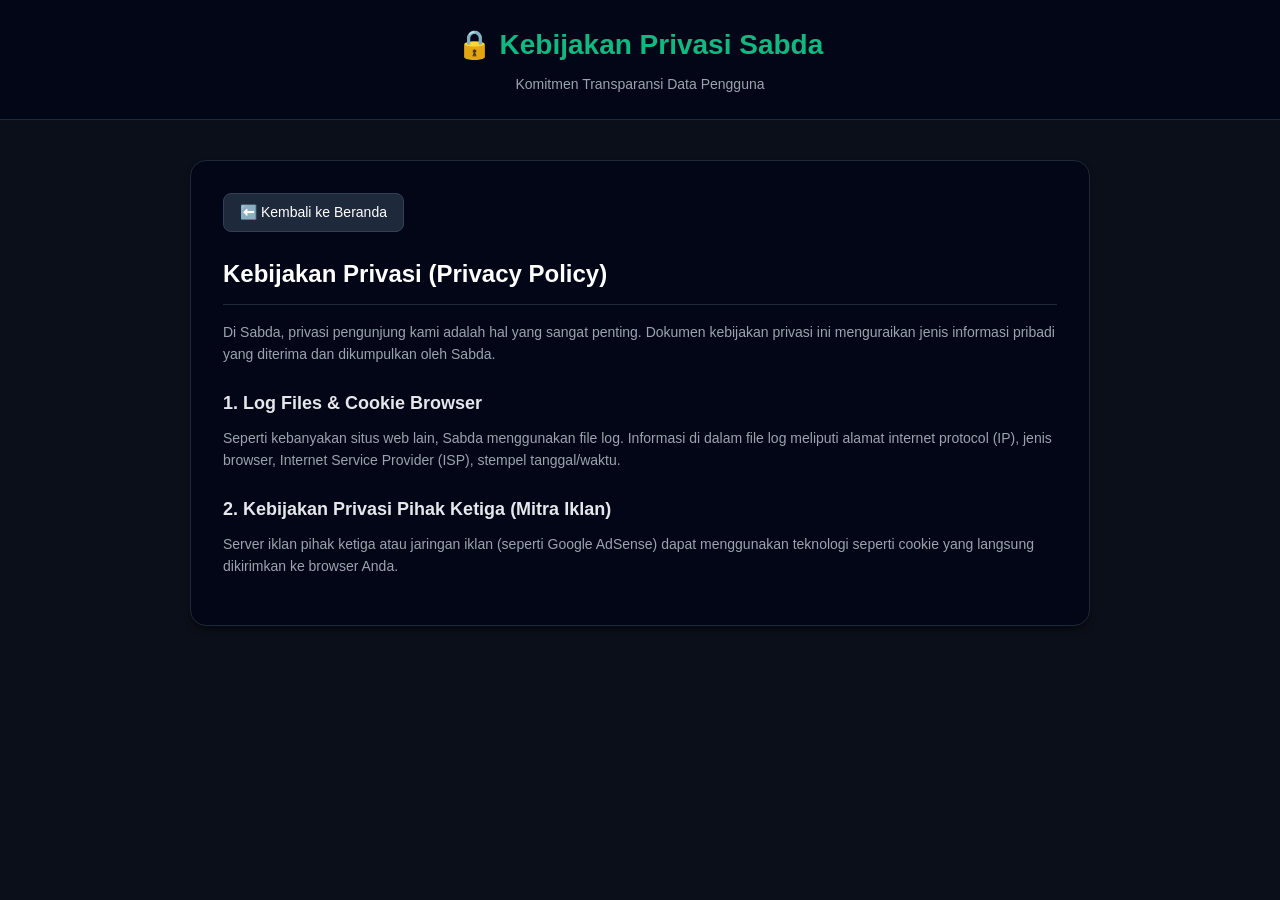
<file: privacy.html>
<!DOCTYPE html>
<html lang="id">
<head>
    <meta charset="UTF-8">
    <title>Privacy Policy - Kebijakan Privasi Resmi | Sabda</title>
    <link rel="stylesheet" href="assets/style.css">
</head>
<body>
    <header>
        <h1>🔒 Kebijakan Privasi Sabda</h1>
        <p>Komitmen Transparansi Data Pengguna</p>
    </header>
    <main>
        <div class="legal-container">
            <a href="index.html" class="btn-back">⬅️ Kembali ke Beranda</a>
            <h2>Kebijakan Privasi (Privacy Policy)</h2>
            <p>Di Sabda, privasi pengunjung kami adalah hal yang sangat penting. Dokumen kebijakan privasi ini menguraikan jenis informasi pribadi yang diterima dan dikumpulkan oleh Sabda.</p>
            <h3>1. Log Files & Cookie Browser</h3>
            <p>Seperti kebanyakan situs web lain, Sabda menggunakan file log. Informasi di dalam file log meliputi alamat internet protocol (IP), jenis browser, Internet Service Provider (ISP), stempel tanggal/waktu.</p>
            <h3>2. Kebijakan Privasi Pihak Ketiga (Mitra Iklan)</h3>
            <p>Server iklan pihak ketiga atau jaringan iklan (seperti Google AdSense) dapat menggunakan teknologi seperti cookie yang langsung dikirimkan ke browser Anda.</p>
        </div>
    </main>
</body>
</html>
</file>
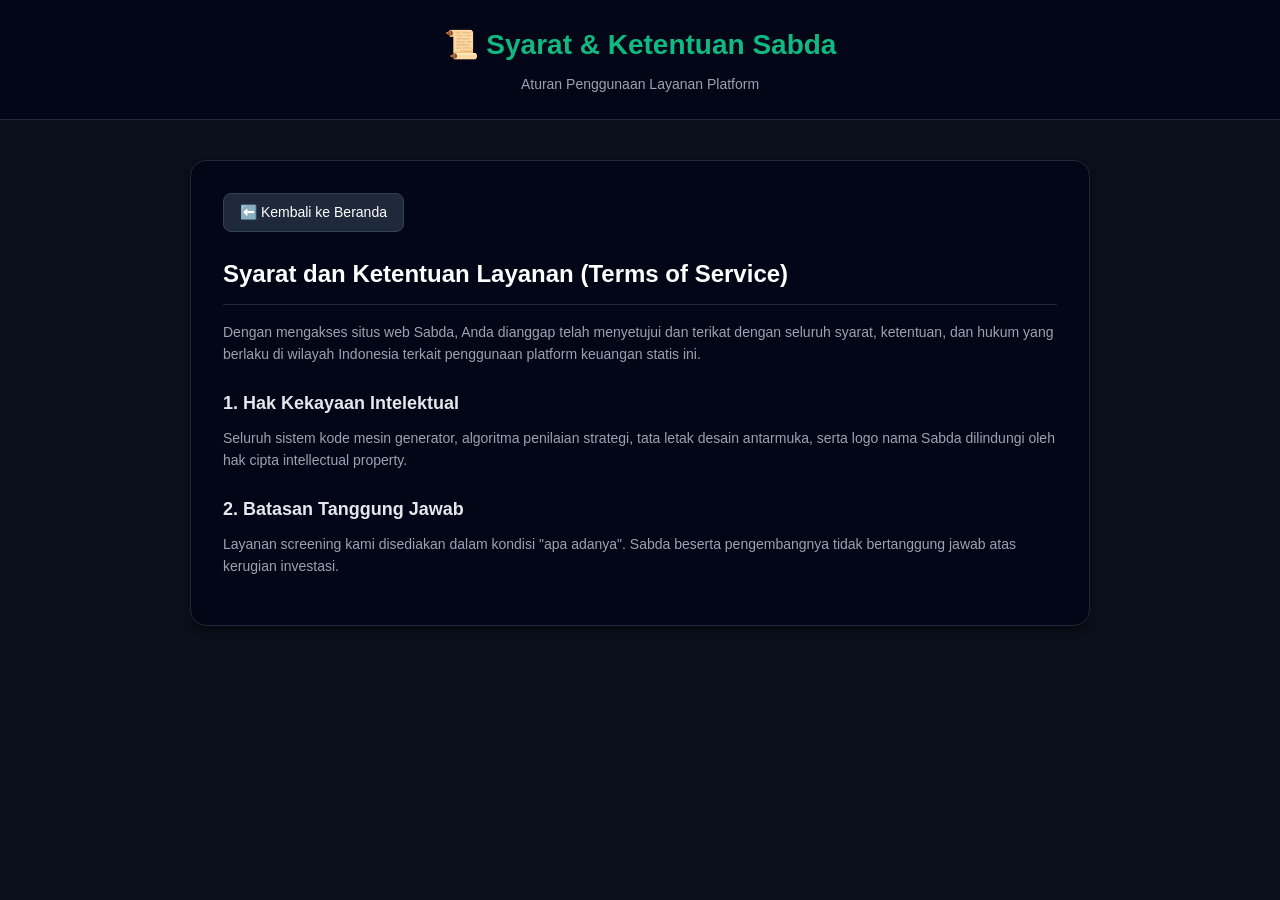
<file: terms.html>
<!DOCTYPE html>
<html lang="id">
<head>
    <meta charset="UTF-8">
    <title>Terms of Service - Syarat & Ketentuan | Sabda</title>
    <link rel="stylesheet" href="assets/style.css">
</head>
<body>
    <header>
        <h1>📜 Syarat & Ketentuan Sabda</h1>
        <p>Aturan Penggunaan Layanan Platform</p>
    </header>
    <main>
        <div class="legal-container">
            <a href="index.html" class="btn-back">⬅️ Kembali ke Beranda</a>
            <h2>Syarat dan Ketentuan Layanan (Terms of Service)</h2>
            <p>Dengan mengakses situs web Sabda, Anda dianggap telah menyetujui dan terikat dengan seluruh syarat, ketentuan, dan hukum yang berlaku di wilayah Indonesia terkait penggunaan platform keuangan statis ini.</p>
            <h3>1. Hak Kekayaan Intelektual</h3>
            <p>Seluruh sistem kode mesin generator, algoritma penilaian strategi, tata letak desain antarmuka, serta logo nama Sabda dilindungi oleh hak cipta intellectual property.</p>
            <h3>2. Batasan Tanggung Jawab</h3>
            <p>Layanan screening kami disediakan dalam kondisi "apa adanya". Sabda beserta pengembangnya tidak bertanggung jawab atas kerugian investasi.</p>
        </div>
    </main>
</body>
</html>
</file>
<file: assets/style.css>
* { box-sizing: border-box; margin: 0; padding: 0; }
body { font-family: -apple-system, BlinkMacSystemFont, "Segoe UI", Roboto, Arial, sans-serif; background-color: #0b0f19; color: #f3f4f6; line-height: 1.5; }
header { background-color: #020617; border-bottom: 1px solid #1f2937; padding: 24px; text-align: center; }
header h1 { color: #10b981; font-size: 28px; font-weight: 700; margin-bottom: 8px; }
header p { color: #9ca3af; font-size: 14px; }
main { max-width: 1300px; margin: 32px auto; padding: 0 24px; }
.seo-intro { background-color: #111827; border: 1px solid #1f2937; border-radius: 12px; padding: 24px; margin-bottom: 32px; }
.seo-intro h2 { color: #ffffff; font-size: 20px; margin-bottom: 12px; }
.seo-intro p { color: #9ca3af; font-size: 15px; margin-bottom: 8px; }
.card { background-color: #020617; border: 1px solid #1f2937; border-radius: 12px; overflow: hidden; }
.card-header { padding: 20px 24px; border-bottom: 1px solid #1f2937; background-color: #0f172a; }
.card-header h3 { font-size: 18px; color: #ffffff; }
.table-container { width: 100%; overflow-x: auto; }
table { width: 100%; border-collapse: collapse; text-align: left; font-size: 14px; }
th { background-color: #0f172a; color: #9ca3af; font-weight: 600; padding: 14px 16px; border-bottom: 2px solid #1f2937; font-size: 12px; text-transform: uppercase; }
td { padding: 14px 16px; border-bottom: 1px solid #1f2937; vertical-align: middle; }
tbody tr { cursor: pointer; transition: background-color 0.2s ease; }
tbody tr:hover { background-color: #111827; }
.txt-ticker { font-weight: bold; color: #ffffff; }
.badge { padding: 4px 8px; border-radius: 6px; font-size: 12px; font-weight: bold; display: inline-block; }
.bg-strong-buy { background-color: #065f46; color: #34d399; }
.bg-bow { background-color: #78350f; color: #fbbf24; }
.bg-hold { background-color: #1e3a8a; color: #60a5fa; }
.bg-avoid { background-color: #991b1b; color: #f87171; }
.footer { text-align: center; margin-top: 48px; padding: 24px; color: #4b5563; font-size: 13px; border-top: 1px solid #1f2937; }
.footer a { color: #10b981; text-decoration: none; margin: 0 8px; }
.footer a:hover { text-decoration: underline; }

.main-disclaimer { margin-top: 24px; background-color: #020617; border: 1px solid rgba(239, 68, 68, 0.2); border-left: 4px solid #ef4444; border-radius: 8px; padding: 16px; font-size: 12px; color: #9ca3af; line-height: 1.6; }
.main-disclaimer strong { color: #f87171; }

/* STYLE KHAS HALAMAN LEGAL (PRIVACY, TERMS, & DISCLAIMER DEDIKASI) */
.legal-container { max-width: 900px; margin: 40px auto; background-color: #020617; border: 1px solid #1f2937; border-radius: 16px; padding: 32px; box-shadow: 0 4px 6px -1px rgba(0,0,0,0.5); }
.legal-container h2 { color: #ffffff; font-size: 24px; margin-bottom: 16px; border-bottom: 1px solid #1f2937; padding-bottom: 12px; }
.legal-container h3 { color: #e5e7eb; font-size: 18px; margin-top: 24px; margin-bottom: 10px; font-weight: 600; }
.legal-container p { color: #9ca3af; font-size: 14px; margin-bottom: 16px; line-height: 1.6; }
.btn-back { display: inline-block; background-color: #1e293b; color: #ffffff; padding: 8px 16px; border-radius: 8px; font-size: 14px; text-decoration: none; border: 1px solid #334155; margin-bottom: 24px; transition: background-color 0.2s; }
.btn-back:hover { background-color: #334155; }

/* STYLE POPUP UTAMA MODAL */
.modal-overlay { position: fixed; top: 0; left: 0; width: 100%; height: 100%; background: rgba(0, 0, 0, 0.85); display: flex; align-items: center; justify-content: center; opacity: 0; pointer-events: none; transition: opacity 0.3s ease; z-index: 9999; backdrop-filter: blur(6px); }
.modal-overlay.active { opacity: 1; pointer-events: auto; }
.modal-box { background-color: #0b111e; border: 1px solid #2d3748; border-radius: 20px; width: 95%; max-width: 680px; padding: 24px; max-height: 90vh; overflow-y: auto; box-shadow: 0 25px 50px -12px rgba(0, 0, 0, 0.7); transform: scale(0.95); transition: transform 0.3s ease; }
.modal-overlay.active .modal-box { transform: scale(1); }
.modal-header-section { display: flex; justify-content: space-between; align-items: center; border-bottom: 1px solid #1f2937; padding-bottom: 16px; margin-bottom: 20px; }
.modal-brand-title { display: flex; align-items: center; gap: 12px; }
.modal-ticker-badge { background-color: #1e293b; color: #ffffff; font-size: 24px; font-weight: 800; padding: 4px 12px; border-radius: 8px; border: 1px solid #334155; }
.modal-company-name { font-size: 15px; color: #9ca3af; font-weight: 500; }
.modal-close { background: none; border: none; color: #9ca3af; font-size: 28px; cursor: pointer; }
.modal-close:hover { color: #ffffff; }
.pop-grid { display: grid; grid-template-columns: 1fr 1fr; gap: 16px; margin-bottom: 20px; }
@media (max-width: 600px) { .pop-grid { grid-template-columns: 1fr; } }
.pop-section { background-color: #111827; border: 1px solid #1f2937; border-radius: 12px; padding: 16px; }
.pop-section h4 { font-size: 13px; color: #e5e7eb; border-bottom: 1px solid #1f2937; padding-bottom: 6px; margin-bottom: 10px; font-weight: bold; text-transform: uppercase; letter-spacing: 0.5px; }
.pop-row { display: flex; justify-content: space-between; margin-bottom: 8px; font-size: 14px; color: #9ca3af; }
.pop-row span.val { color: #f3f4f6; font-weight: 600; }
.pop-decision-box { background-color: #1e293b; border: 1px solid #334155; border-radius: 12px; padding: 16px; text-align: center; margin-top: 16px; }
.pop-decision-box h4 { font-size: 12px; color: #9ca3af; margin-bottom: 8px; text-transform: uppercase; }
.pop-big-action { font-size: 20px; font-weight: 800; padding: 8px 16px; border-radius: 8px; display: inline-block; margin-bottom: 10px; }
.pop-desc { font-size: 13px; color: #9ca3af; line-height: 1.4; }
.bg-avoid { background-color: #334155; color: #cbd5e1; } /* Warna abu-abu gelap pelindung cash Wait and See */
</file>
